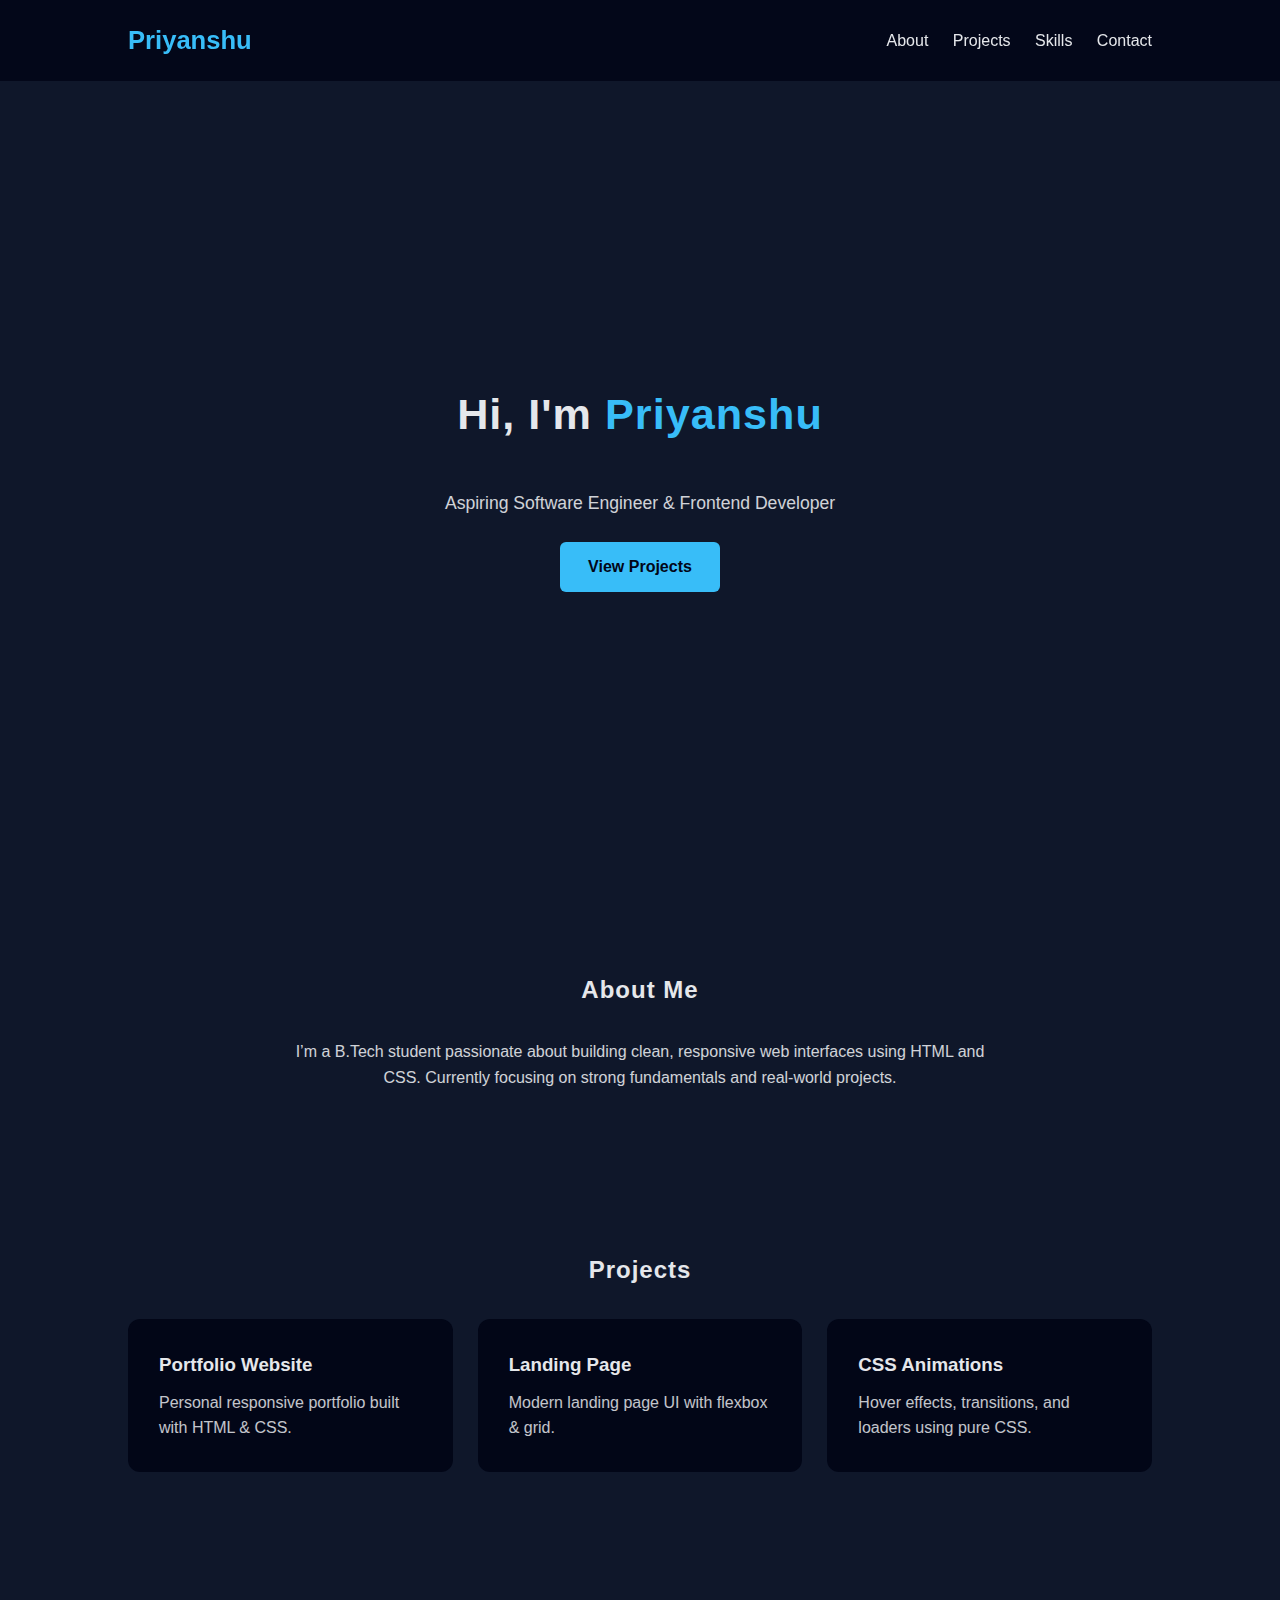
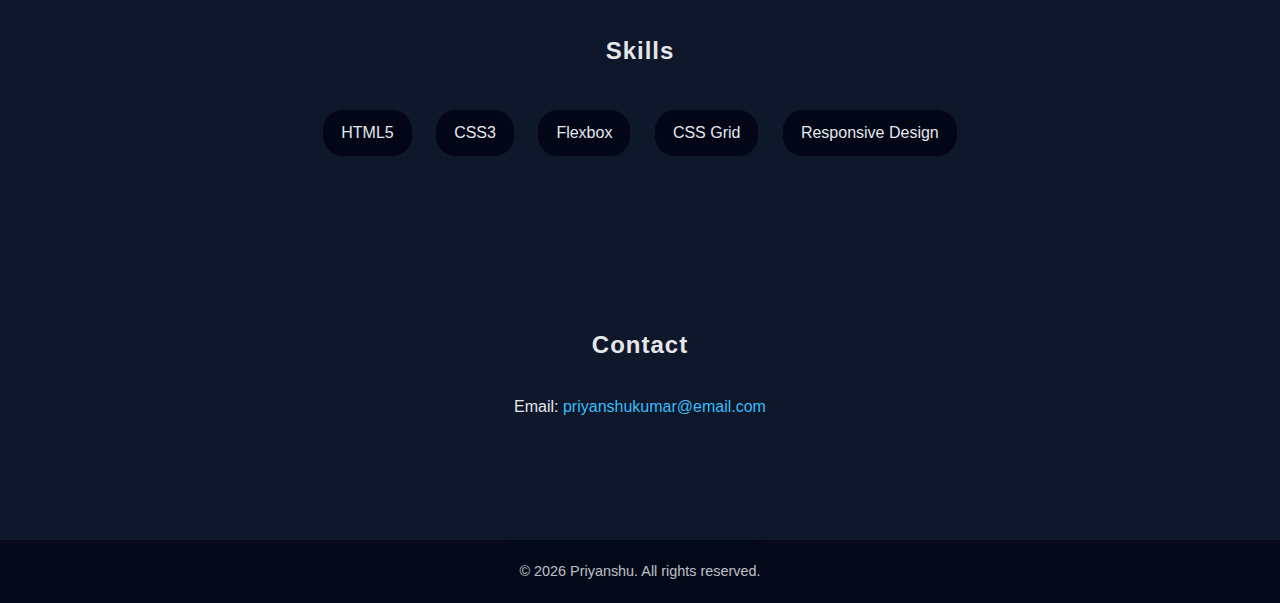
<file: index.html>
<!doctype html>
<html lang="en">
  <head>
    <meta charset="UTF-8" />
    <meta name="viewport" content="width=device-width, initial-scale=1.0" />
    <title>Priyanshu | Portfolio</title>
    <link rel="stylesheet" href="style.css" />
  </head>
  <body>
    <!-- NAVBAR -->
    <header class="navbar">
      <h1 class="logo">Priyanshu</h1>
      <nav class="nav-links">
        <a href="#about">About</a>
        <a href="projects.html">Projects</a>

        <a href="#skills">Skills</a>
        <a href="index.html#contact">Contact</a>
      </nav>
    </header>

    <!-- HERO -->
    <section class="hero">
      <h2>Hi, I'm <span>Priyanshu</span></h2>
      <p>Aspiring Software Engineer & Frontend Developer</p>
      <a href="projects.html" class="btn">View Projects</a>
    </section>

    <!-- ABOUT -->
    <section id="about" class="about">
      <h2>About Me</h2>
      <p>
        I’m a B.Tech student passionate about building clean, responsive web
        interfaces using HTML and CSS. Currently focusing on strong fundamentals
        and real-world projects.
      </p>
    </section>

    <!-- PROJECTS -->
    <section id="projects" class="projects">
      <h2>Projects</h2>

      <div class="project-grid">
        <div class="card">
          <h3>Portfolio Website</h3>
          <p>Personal responsive portfolio built with HTML & CSS.</p>
        </div>

        <div class="card">
          <h3>Landing Page</h3>
          <p>Modern landing page UI with flexbox & grid.</p>
        </div>

        <div class="card">
          <h3>CSS Animations</h3>
          <p>Hover effects, transitions, and loaders using pure CSS.</p>
        </div>
      </div>
    </section>

    <!-- SKILLS -->
    <section id="skills" class="skills">
      <h2>Skills</h2>

      <div class="skill-list">
        <span>HTML5</span>
        <span>CSS3</span>
        <span>Flexbox</span>
        <span>CSS Grid</span>
        <span>Responsive Design</span>
      </div>
    </section>

    <!-- CONTACT -->
    <section id="contact" class="contact">
      <h2>Contact</h2>
      <p>
        Email:
        <a href="mailto:priyanshukumar@email.com">priyanshukumar@email.com</a>
      </p>
    </section>

    <!-- FOOTER -->
    <footer>
      <p>© 2026 Priyanshu. All rights reserved.</p>
    </footer>
  </body>
</html>
</file>
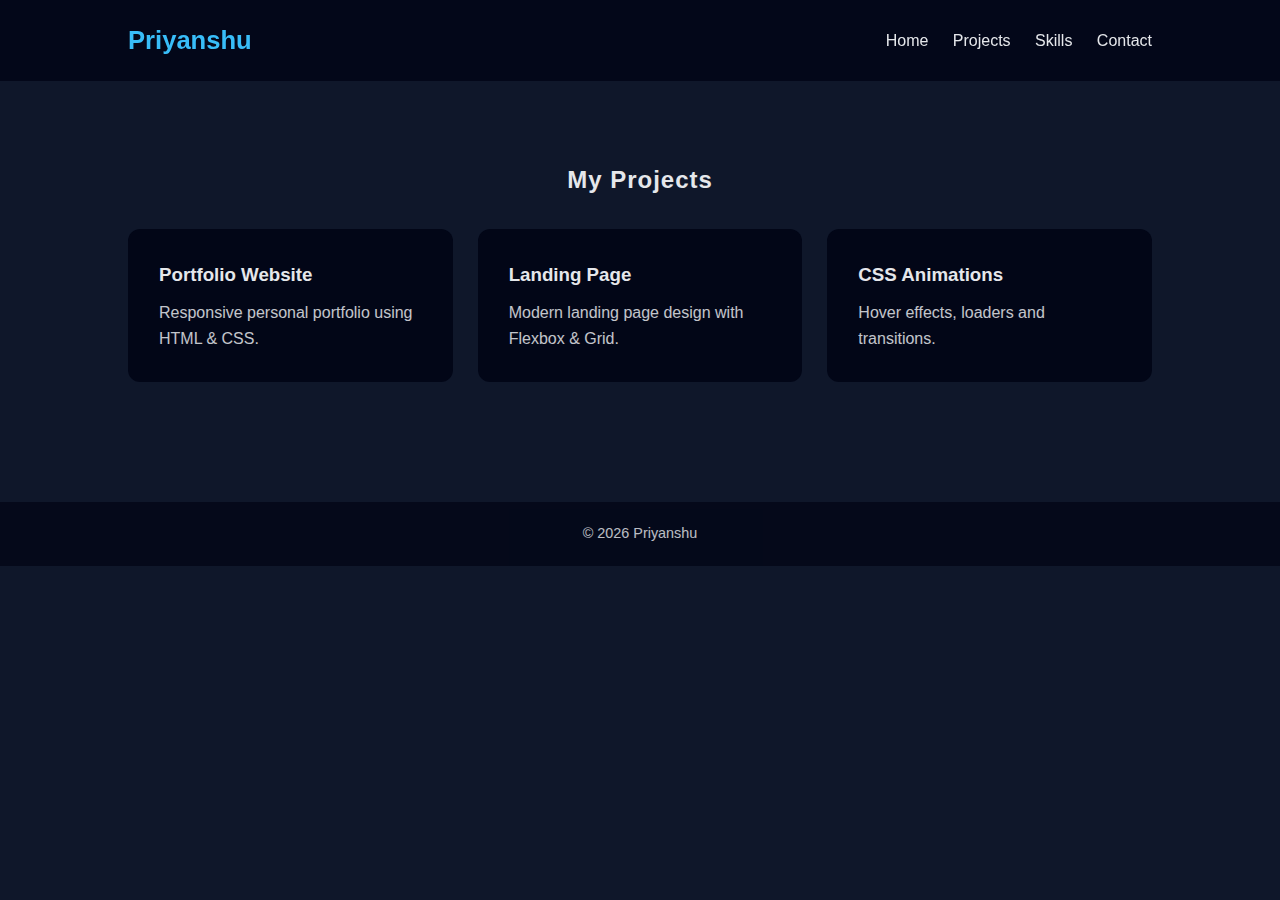
<file: projects.html>
<!doctype html>
<html lang="en">
  <head>
    <meta charset="UTF-8" />
    <meta name="viewport" content="width=device-width, initial-scale=1.0" />
    <title>Projects | Priyanshu</title>
    <link rel="stylesheet" href="style.css" />
  </head>
  <body>
    <!-- NAVBAR (same as index.html) -->
    <header class="navbar">
      <h1 class="logo">Priyanshu</h1>
      <nav class="nav-links">
        <a href="index.html">Home</a>
        <a href="projects.html">Projects</a>
        <a href="index.html#skills">Skills</a>
        <a href="index.html#contact">Contact</a>
      </nav>
    </header>

    <!-- PROJECTS PAGE -->
    <section class="projects">
      <h2>My Projects</h2>

      <div class="project-grid">
        <div class="card">
          <h3>Portfolio Website</h3>
          <p>Responsive personal portfolio using HTML & CSS.</p>
        </div>

        <div class="card">
          <h3>Landing Page</h3>
          <p>Modern landing page design with Flexbox & Grid.</p>
        </div>

        <div class="card">
          <h3>CSS Animations</h3>
          <p>Hover effects, loaders and transitions.</p>
        </div>
      </div>
    </section>

    <footer>
      <p>© 2026 Priyanshu</p>
    </footer>
  </body>
</html>
</file>
<file: style.css>
/* RESET */
* {
  margin: 0;
  padding: 0;
  box-sizing: border-box;
  font-family: "Segoe UI", Tahoma, Geneva, Verdana, sans-serif;
}

/* BODY */
body {
  background: #0f172a;
  color: #e5e7eb;
  line-height: 1.6;
}

/* NAVBAR */
.navbar {
  position: sticky;
  top: 0;
  background: rgba(2, 6, 23, 0.9);
  backdrop-filter: blur(10px);
  display: flex;
  justify-content: space-between;
  align-items: center;
  padding: 20px 10%;
  z-index: 100;
}

.logo {
  font-size: 1.6rem;
  color: #38bdf8;
}

.nav-links a {
  margin-left: 20px;
  text-decoration: none;
  color: #e5e7eb;
  font-weight: 500;
  transition: color 0.3s;
}

.nav-links a:hover {
  color: #38bdf8;
}

/* HERO */
.hero {
  height: 90vh;
  display: flex;
  flex-direction: column;
  justify-content: center;
  align-items: center;
  text-align: center;
  padding: 0 10%;
}

.hero h2 {
  font-size: 2.7rem;
}

.hero span {
  color: #38bdf8;
}

.hero p {
  margin-top: 10px;
  font-size: 1.1rem;
  opacity: 0.9;
}

.btn {
  margin-top: 25px;
  padding: 12px 28px;
  background: #38bdf8;
  color: #020617;
  text-decoration: none;
  border-radius: 6px;
  font-weight: 600;
  transition: all 0.3s ease;
}

.btn:hover {
  background: transparent;
  color: #38bdf8;
  border: 1px solid #38bdf8;
}

/* SECTIONS */
section {
  padding: 80px 10%;
}

section h2 {
  text-align: center;
  margin-bottom: 30px;
  letter-spacing: 1px;
}

/* ABOUT */
.about p {
  max-width: 700px;
  margin: auto;
  text-align: center;
  opacity: 0.9;
}

/* PROJECTS */
.project-grid {
  display: grid;
  grid-template-columns: repeat(auto-fit, minmax(250px, 1fr));
  gap: 25px;
}

.card {
  background: #020617;
  padding: 30px;
  border-radius: 12px;
  cursor: pointer;
  border: 1px solid transparent;
  transition: all 0.3s ease;
}

.card h3 {
  margin-bottom: 10px;
}

.card p {
  opacity: 0.85;
}

.card:hover {
  transform: translateY(-8px);
  border: 1px solid #38bdf8;
  box-shadow: 0 15px 35px rgba(56, 189, 248, 0.15);
}

/* SKILLS */
.skill-list {
  text-align: center;
}

.skill-list span {
  display: inline-block;
  margin: 10px;
  padding: 10px 18px;
  background: #020617;
  border-radius: 20px;
  transition: all 0.3s ease;
}

.skill-list span:hover {
  background: #38bdf8;
  color: #020617;
}

/* CONTACT */
.contact {
  text-align: center;
}

.contact a {
  color: #38bdf8;
  text-decoration: none;
}

/* FOOTER */
footer {
  background: #020617;
  text-align: center;
  padding: 20px;
  margin-top: 40px;
  font-size: 0.9rem;
  opacity: 0.8;
}

/* RESPONSIVE */
@media (max-width: 768px) {
  .navbar {
    flex-direction: column;
    gap: 15px;
  }

  .nav-links {
    display: flex;
    flex-wrap: wrap;
    justify-content: center;
  }

  .hero h2 {
    font-size: 2.1rem;
  }

  section {
    padding: 60px 6%;
  }
}
</file>
